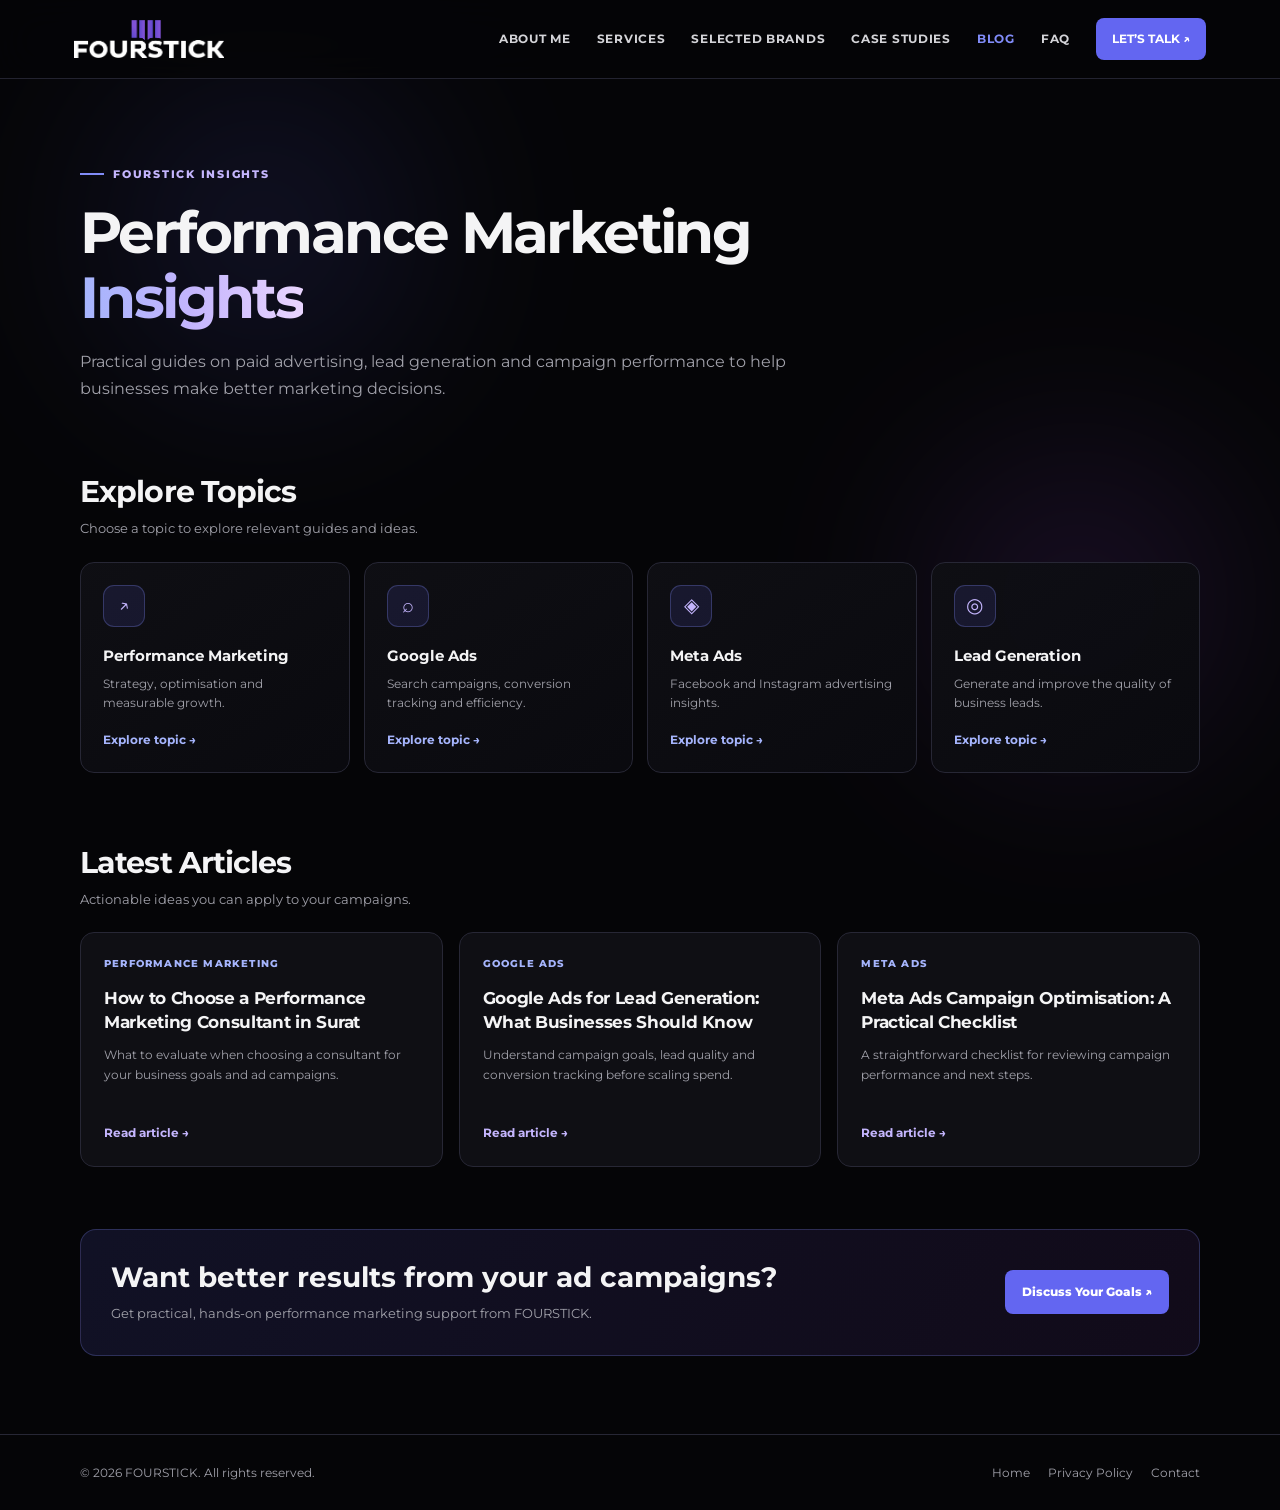
<file: blogs.html>
<!DOCTYPE html>
<html lang="en" class="scroll-smooth">
<head>
  <meta charset="UTF-8">
  <meta name="viewport" content="width=device-width, initial-scale=1.0">
  <title>Performance Marketing Blog | Google Ads, Meta Ads & Lead Generation | FOURSTICK</title>
  <meta name="description" content="Explore practical performance marketing insights from FOURSTICK on Google Ads, Meta Ads, lead generation, campaign optimisation and marketing strategy for businesses in Surat and across India.">
  <meta name="robots" content="index, follow">
  <link rel="canonical" href="https://fourstick.com/blog/">
  <link rel="icon" type="image/svg+xml" href="/favicon.svg">
  <link rel="preconnect" href="https://fonts.googleapis.com">
  <link rel="preconnect" href="https://fonts.gstatic.com" crossorigin>
  <link href="https://fonts.googleapis.com/css2?family=Montserrat:wght@400;500;600;700;800;900&display=swap" rel="stylesheet">
  <meta property="og:type" content="website">
  <meta property="og:title" content="Performance Marketing Blog | FOURSTICK">
  <meta property="og:description" content="Practical insights on performance marketing, Google Ads, Meta Ads and lead generation.">
  <meta property="og:url" content="https://fourstick.com/blog/">
  <meta property="og:site_name" content="FOURSTICK">
  <!-- Keep the same Google Tag Manager ID as the main FOURSTICK website. -->
  <script>(function(w,d,s,l,i){w[l]=w[l]||[];w[l].push({'gtm.start':new Date().getTime(),event:'gtm.js'});var f=d.getElementsByTagName(s)[0],j=d.createElement(s),dl=l!='dataLayer'?'&l='+l:'';j.async=true;j.src='https://www.googletagmanager.com/gtm.js?id='+i+dl;f.parentNode.insertBefore(j,f);})(window,document,'script','dataLayer','GTM-WZMC6QMJ');</script>
  <style>
    :root{--bg:#050507;--card:#0f0f14;--border:#272735;--text:#f4f4f5;--muted:#a1a1aa;--primary:#818cf8;--accent:#a855f7;}
    *{box-sizing:border-box} html{scroll-behavior:smooth;scroll-padding-top:6rem} body{margin:0;background:var(--bg);color:var(--text);font-family:'Montserrat',sans-serif;line-height:1.65;overflow-x:hidden} a{color:inherit;text-decoration:none} a:focus-visible{outline:2px solid #a5b4fc;outline-offset:4px}
    .glow{position:absolute;z-index:0;pointer-events:none;border-radius:999px;filter:blur(100px);opacity:.13}.glow.one{width:320px;height:320px;background:#6366f1;top:70px;left:8%}.glow.two{width:300px;height:300px;background:#a855f7;top:450px;right:4%}
    .site-header{position:sticky;top:0;z-index:10;background:rgba(5,5,7,.88);backdrop-filter:blur(18px);border-bottom:1px solid rgba(39,39,53,.9)}.nav-wrap{max-width:1180px;margin:auto;padding:0 24px;height:78px;display:flex;align-items:center;justify-content:space-between;gap:20px}.brand img{display:block;width:150px;height:auto}.nav-links{display:flex;align-items:center;gap:26px;font-size:12px;font-weight:700;letter-spacing:.06em;text-transform:uppercase;color:#d4d4d8}.nav-links a:hover,.nav-links a.active{color:var(--primary)}.nav-cta{padding:11px 16px;border-radius:8px;background:#6366f1;color:white!important;letter-spacing:0}.menu-toggle{display:none;background:transparent;color:white;border:1px solid var(--border);padding:8px 12px;border-radius:8px;font:inherit}
    main{position:relative;z-index:1}.container{width:min(1120px,calc(100% - 40px));margin:auto}.hero{padding:78px 0 44px;max-width:820px}.eyebrow{display:inline-flex;align-items:center;gap:9px;color:#c4b5fd;font-size:11px;font-weight:800;letter-spacing:.16em;text-transform:uppercase}.eyebrow:before{content:'';display:block;width:24px;height:2px;background:var(--primary)}h1,h2,h3,p{margin-top:0}.hero h1{font-size:clamp(34px,5vw,58px);line-height:1.12;letter-spacing:-.045em;margin:18px 0}.gradient{background:linear-gradient(90deg,#a5b4fc,#c4b5fd,#e9d5ff);-webkit-background-clip:text;background-clip:text;color:transparent}.hero p{max-width:710px;color:var(--muted);font-size:16px;margin-bottom:0}
    .section{padding:28px 0 44px}.section-head{display:flex;justify-content:space-between;align-items:end;gap:20px;margin-bottom:22px}.section-head h2{font-size:clamp(23px,3vw,30px);line-height:1.2;letter-spacing:-.03em;margin:0}.section-head p{color:var(--muted);font-size:13px;margin:8px 0 0}.topic-grid{display:grid;grid-template-columns:repeat(4,minmax(0,1fr));gap:14px}.topic-card{position:relative;display:flex;flex-direction:column;min-height:190px;padding:22px;background:linear-gradient(145deg,rgba(15,15,20,.98),rgba(10,10,15,.98));border:1px solid var(--border);border-radius:14px;transition:transform .2s ease,border-color .2s ease,background .2s ease}.topic-card:hover{transform:translateY(-3px);border-color:#6366f1;background:#101019}.topic-icon{display:grid;place-items:center;width:42px;height:42px;border:1px solid rgba(129,140,248,.28);background:rgba(99,102,241,.12);border-radius:11px;color:#c4b5fd;font-size:20px;margin-bottom:18px}.topic-card h3{font-size:15px;line-height:1.4;margin-bottom:8px}.topic-card p{font-size:12px;color:var(--muted);line-height:1.6;margin-bottom:18px}.topic-link{margin-top:auto;color:#a5b4fc;font-size:12px;font-weight:700}
    .article-grid{display:grid;grid-template-columns:repeat(3,minmax(0,1fr));gap:16px}.article-card{display:flex;flex-direction:column;min-height:235px;padding:23px;background:var(--card);border:1px solid var(--border);border-radius:14px;transition:border-color .2s ease,transform .2s ease}.article-card:hover{border-color:#6366f1;transform:translateY(-3px)}.article-category{font-size:10px;letter-spacing:.12em;text-transform:uppercase;font-weight:800;color:#a5b4fc;margin-bottom:13px}.article-card h3{font-size:17px;line-height:1.45;letter-spacing:-.02em;margin-bottom:10px}.article-card p{font-size:12px;color:var(--muted);line-height:1.7;margin-bottom:22px}.read-link{margin-top:auto;color:#c4b5fd;font-size:12px;font-weight:700}.empty-note{display:none;color:var(--muted);font-size:13px;padding:20px;border:1px dashed var(--border);border-radius:12px}
    .cta-band{margin:18px 0 78px;padding:30px;border:1px solid rgba(129,140,248,.25);border-radius:16px;background:linear-gradient(120deg,rgba(99,102,241,.13),rgba(168,85,247,.08));display:flex;justify-content:space-between;align-items:center;gap:22px}.cta-band h2{font-size:clamp(21px,3vw,28px);line-height:1.25;margin-bottom:8px}.cta-band p{font-size:13px;color:var(--muted);margin:0}.cta-button{flex-shrink:0;display:inline-flex;align-items:center;justify-content:center;padding:12px 17px;border-radius:8px;background:#6366f1;color:#fff;font-size:12px;font-weight:800}.cta-button:hover{background:#4f46e5}
    footer{border-top:1px solid var(--border);padding:28px 0;color:#a1a1aa;font-size:12px}.footer-inner{display:flex;justify-content:space-between;align-items:center;gap:18px}.footer-links{display:flex;gap:18px;flex-wrap:wrap}.footer-links a:hover{color:#c4b5fd}
    @media(max-width:900px){.topic-grid{grid-template-columns:repeat(2,minmax(0,1fr))}.nav-links{gap:15px}.article-grid{grid-template-columns:repeat(2,minmax(0,1fr))}.nav-wrap{padding:0 20px}}
    @media(max-width:640px){.nav-wrap{height:70px}.brand img{width:130px}.menu-toggle{display:block}.nav-links{display:none;position:absolute;top:70px;left:0;right:0;background:#08080c;border-bottom:1px solid var(--border);padding:18px 22px 22px;align-items:stretch;gap:0;flex-direction:column}.nav-links.open{display:flex}.nav-links a{padding:12px 0}.nav-cta{margin-top:8px;text-align:center}.container{width:min(100% - 32px,1120px)}.hero{padding:55px 0 28px}.hero p{font-size:14px}.section{padding:24px 0 32px}.topic-grid,.article-grid{grid-template-columns:1fr;gap:12px}.topic-card{min-height:0;padding:19px}.topic-icon{margin-bottom:12px}.article-card{min-height:0;padding:20px}.section-head{align-items:start;flex-direction:column;gap:8px}.cta-band{margin-bottom:52px;align-items:flex-start;flex-direction:column;padding:24px}.footer-inner{align-items:flex-start;flex-direction:column}.glow.one{left:-120px}.glow.two{right:-130px}}
    @media(prefers-reduced-motion:reduce){html{scroll-behavior:auto}*,*::before,*::after{transition:none!important}}
  </style>
</head>
<body>
  <div class="glow one"></div><div class="glow two"></div>
  <header class="site-header">
    <div class="nav-wrap">
      <a class="brand" href="/" aria-label="FOURSTICK home"><img src="/images/logo2.png" alt="FOURSTICK"></a>
      <button class="menu-toggle" type="button" aria-expanded="false" aria-controls="primary-navigation">Menu ☰</button>
      <nav class="nav-links" id="primary-navigation" aria-label="Main navigation">
        <a href="/#about">About Me</a><a href="/#services">Services</a><a href="/#work">Selected Brands</a><a href="/#case-studies">Case Studies</a><a class="active" href="/blog/">Blog</a><a href="/#faq">FAQ</a><a class="nav-cta" href="/#contact">Let’s Talk ↗</a>
      </nav>
    </div>
  </header>

  <main>
    <div class="container">
      <section class="hero" aria-labelledby="page-title">
        <span class="eyebrow">FOURSTICK INSIGHTS</span>
        <h1 id="page-title">Performance Marketing <span class="gradient">Insights</span></h1>
        <p>Practical guides on paid advertising, lead generation and campaign performance to help businesses make better marketing decisions.</p>
      </section>

      <section class="section" aria-labelledby="topics-title">
        <div class="section-head"><div><h2 id="topics-title">Explore Topics</h2><p>Choose a topic to explore relevant guides and ideas.</p></div></div>
        <div class="topic-grid">
          <!-- Publish each topic destination before making its card live. -->
          <a class="topic-card" href="/blog/performance-marketing/">
            <span class="topic-icon" aria-hidden="true">↗</span><h3>Performance Marketing</h3><p>Strategy, optimisation and measurable growth.</p><span class="topic-link">Explore topic →</span>
          </a>
          <a class="topic-card" href="/blog/google-ads/">
            <span class="topic-icon" aria-hidden="true">⌕</span><h3>Google Ads</h3><p>Search campaigns, conversion tracking and efficiency.</p><span class="topic-link">Explore topic →</span>
          </a>
          <a class="topic-card" href="/blog/meta-ads/">
            <span class="topic-icon" aria-hidden="true">◈</span><h3>Meta Ads</h3><p>Facebook and Instagram advertising insights.</p><span class="topic-link">Explore topic →</span>
          </a>
          <a class="topic-card" href="/blog/lead-generation/">
            <span class="topic-icon" aria-hidden="true">◎</span><h3>Lead Generation</h3><p>Generate and improve the quality of business leads.</p><span class="topic-link">Explore topic →</span>
          </a>
        </div>
      </section>

      <section class="section" aria-labelledby="latest-title">
        <div class="section-head"><div><h2 id="latest-title">Latest Articles</h2><p>Actionable ideas you can apply to your campaigns.</p></div></div>
        <div class="article-grid">
          <!-- Replace these sample titles and URLs with published articles. -->
          <a class="article-card" href="/blog/performance-marketing-consultant-surat/">
            <span class="article-category">Performance Marketing</span><h3>How to Choose a Performance Marketing Consultant in Surat</h3><p>What to evaluate when choosing a consultant for your business goals and ad campaigns.</p><span class="read-link">Read article →</span>
          </a>
          <a class="article-card" href="/blog/google-ads-lead-generation/">
            <span class="article-category">Google Ads</span><h3>Google Ads for Lead Generation: What Businesses Should Know</h3><p>Understand campaign goals, lead quality and conversion tracking before scaling spend.</p><span class="read-link">Read article →</span>
          </a>
          <a class="article-card" href="/blog/meta-ads-campaign-optimisation/">
            <span class="article-category">Meta Ads</span><h3>Meta Ads Campaign Optimisation: A Practical Checklist</h3><p>A straightforward checklist for reviewing campaign performance and next steps.</p><span class="read-link">Read article →</span>
          </a>
        </div>
        <p class="empty-note" id="articles-note">Articles will appear here once published.</p>
      </section>

      <section class="cta-band" aria-label="Contact FOURSTICK">
        <div><h2>Want better results from your ad campaigns?</h2><p>Get practical, hands-on performance marketing support from FOURSTICK.</p></div>
        <a class="cta-button" href="/#contact">Discuss Your Goals ↗</a>
      </section>
    </div>
  </main>

  <footer><div class="container footer-inner"><span>© <span id="year">2026</span> FOURSTICK. All rights reserved.</span><div class="footer-links"><a href="/">Home</a><a href="/privacy-policy/">Privacy Policy</a><a href="/#contact">Contact</a></div></div></footer>
  <script>
    const menuButton = document.querySelector('.menu-toggle');
    const nav = document.querySelector('#primary-navigation');
    menuButton.addEventListener('click', () => {
      const isOpen = nav.classList.toggle('open');
      menuButton.setAttribute('aria-expanded', String(isOpen));
    });
    nav.querySelectorAll('a').forEach(link => link.addEventListener('click', () => {
      nav.classList.remove('open');
      menuButton.setAttribute('aria-expanded', 'false');
    }));
    document.querySelector('#year').textContent = new Date().getFullYear();
  </script>
  <noscript><iframe src="https://www.googletagmanager.com/ns.html?id=GTM-WZMC6QMJ" height="0" width="0" style="display:none;visibility:hidden" title="Google Tag Manager"></iframe></noscript>
</body>
</html>
</file>
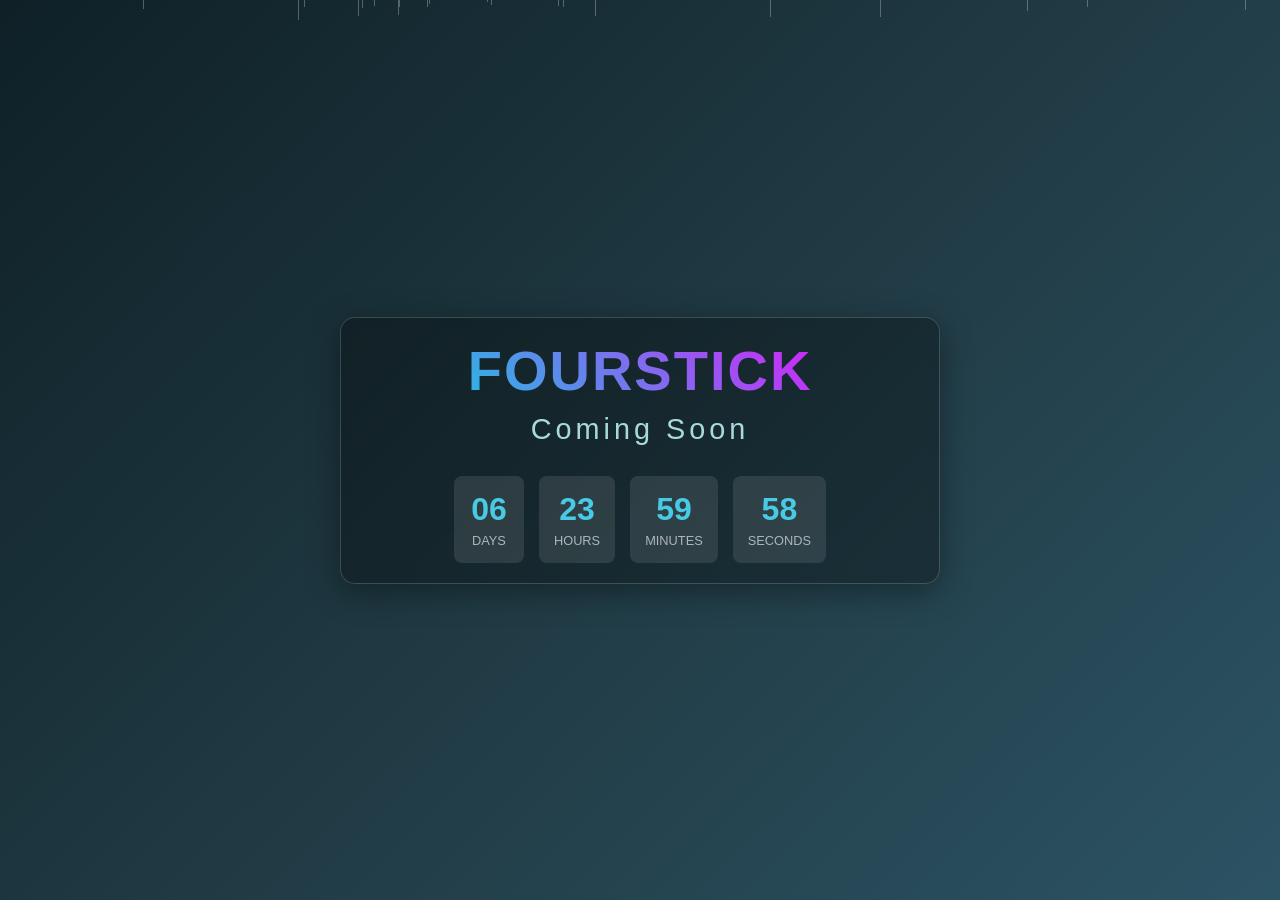
<file: index3.html>
<!DOCTYPE html>
<html lang="en">
<head>
    <meta charset="UTF-8">
    <meta name="viewport" content="width=device-width, initial-scale=1.0">
    <title>Fourstick - Coming Soon</title>
    <style>
        * {
            margin: 0;
            padding: 0;
            box-sizing: border-box;
        }

        body {
            height: 100vh;
            background: linear-gradient(135deg, #0f2027, #203a43, #2c5364);
            font-family: 'Segoe UI', Tahoma, Geneva, Verdana, sans-serif;
            display: flex;
            justify-content: center;
            align-items: center;
            overflow: hidden;
            color: #ffffff;
            position: relative;
        }

        /* Monsoon Rain Effect */
        .raindrop {
            position: absolute;
            background: rgba(255, 255, 255, 0.4);
            width: 1px;
            height: 20px;
            opacity: 0.7;
            animation: fall linear infinite;
        }

        @keyframes fall {
            0% {
                transform: translateY(-20px);
            }
            100% {
                transform: translateY(105vh);
            }
        }

        .container {
            text-align: center;
            z-index: 10;
            padding: 20px;
            backdrop-filter: blur(5px);
            background: rgba(0, 0, 0, 0.3);
            border-radius: 15px;
            box-shadow: 0 8px 32px 0 rgba(0, 0, 0, 0.37);
            border: 1px solid rgba(255, 255, 255, 0.18);
            max-width: 600px;
            width: 90%;
        }

        h1 {
            font-size: 3.5rem;
            margin-bottom: 10px;
            font-weight: 800;
            letter-spacing: 2px;
            background: linear-gradient(45deg, #00dbde, #fc00ff);
            -webkit-background-clip: text;
            -webkit-text-fill-color: transparent;
            text-transform: uppercase;
        }

        .coming-soon {
            font-size: 1.8rem;
            margin-bottom: 30px;
            letter-spacing: 4px;
            color: #a8dadc;
            font-weight: 300;
        }

        /* Countdown Timer */
        .countdown {
            display: flex;
            justify-content: center;
            gap: 15px;
            margin-top: 20px;
        }

        .time-box {
            background: rgba(255, 255, 255, 0.1);
            padding: 15px;
            border-radius: 8px;
            min-width: 70px;
        }

        .time-box span {
            display: block;
            font-size: 2rem;
            font-weight: bold;
            color: #48cae4;
        }

        .time-box p {
            font-size: 0.8rem;
            text-transform: uppercase;
            color: #adb5bd;
            margin-top: 5px;
        }

        @media(max-width: 600px) {
            h1 { font-size: 2.3rem; }
            .coming-soon { font-size: 1.2rem; }
            .time-box { min-width: 50px; padding: 10px; }
            .time-box span { font-size: 1.4rem; }
        }
    </style>
</head>
<body>

    <div class="container">
        <h1>Fourstick</h1>
        <div class="coming-soon">Coming Soon</div>
        
        <div class="countdown">
            <div class="time-box">
                <span id="days">07</span>
                <p>Days</p>
            </div>
            <div class="time-box">
                <span id="hours">00</span>
                <p>Hours</p>
            </div>
            <div class="time-box">
                <span id="minutes">00</span>
                <p>Minutes</p>
            </div>
            <div class="time-box">
                <span id="seconds">00</span>
                <p>Seconds</p>
            </div>
        </div>
    </div>

    <script>
        // Monsoon Rain Generator
        for (let i = 0; i < 100; i++) {
            let drop = document.createElement('div');
            drop.classList.add('raindrop');
            drop.style.left = Math.random() * window.innerWidth + 'px';
            drop.style.top = Math.random() * -100 + 'px';
            drop.style.animationDuration = (0.5 + Math.random() * 0.5) + 's';
            drop.style.animationDelay = Math.random() * 5 + 's';
            document.body.appendChild(drop);
        }

        // 7 Days Countdown Timer Logic
        // Set the date we're counting down to (7 days from now)
        let countDownDate = new Date().getTime() + (7 * 24 * 60 * 60 * 1000);

        let x = setInterval(function() {
            let now = new Date().getTime();
            let distance = countDownDate - now;

            let days = Math.floor(distance / (1000 * 60 * 60 * 24));
            let hours = Math.floor((distance % (1000 * 60 * 60 * 24)) / (1000 * 60 * 60));
            let minutes = Math.floor((distance % (1000 * 60 * 60)) / (1000 * 60));
            let seconds = Math.floor((distance % (1000 * 60)) / 1000);

            document.getElementById("days").innerHTML = days < 10 ? "0" + days : days;
            document.getElementById("hours").innerHTML = hours < 10 ? "0" + hours : hours;
            document.getElementById("minutes").innerHTML = minutes < 10 ? "0" + minutes : minutes;
            document.getElementById("seconds").innerHTML = seconds < 10 ? "0" + seconds : seconds;

            if (distance < 0) {
                clearInterval(x);
                document.querySelector(".coming-soon").innerHTML = "We Are Live!";
            }
        }, 1000);
    </script>

</body>
</html>
</file>
